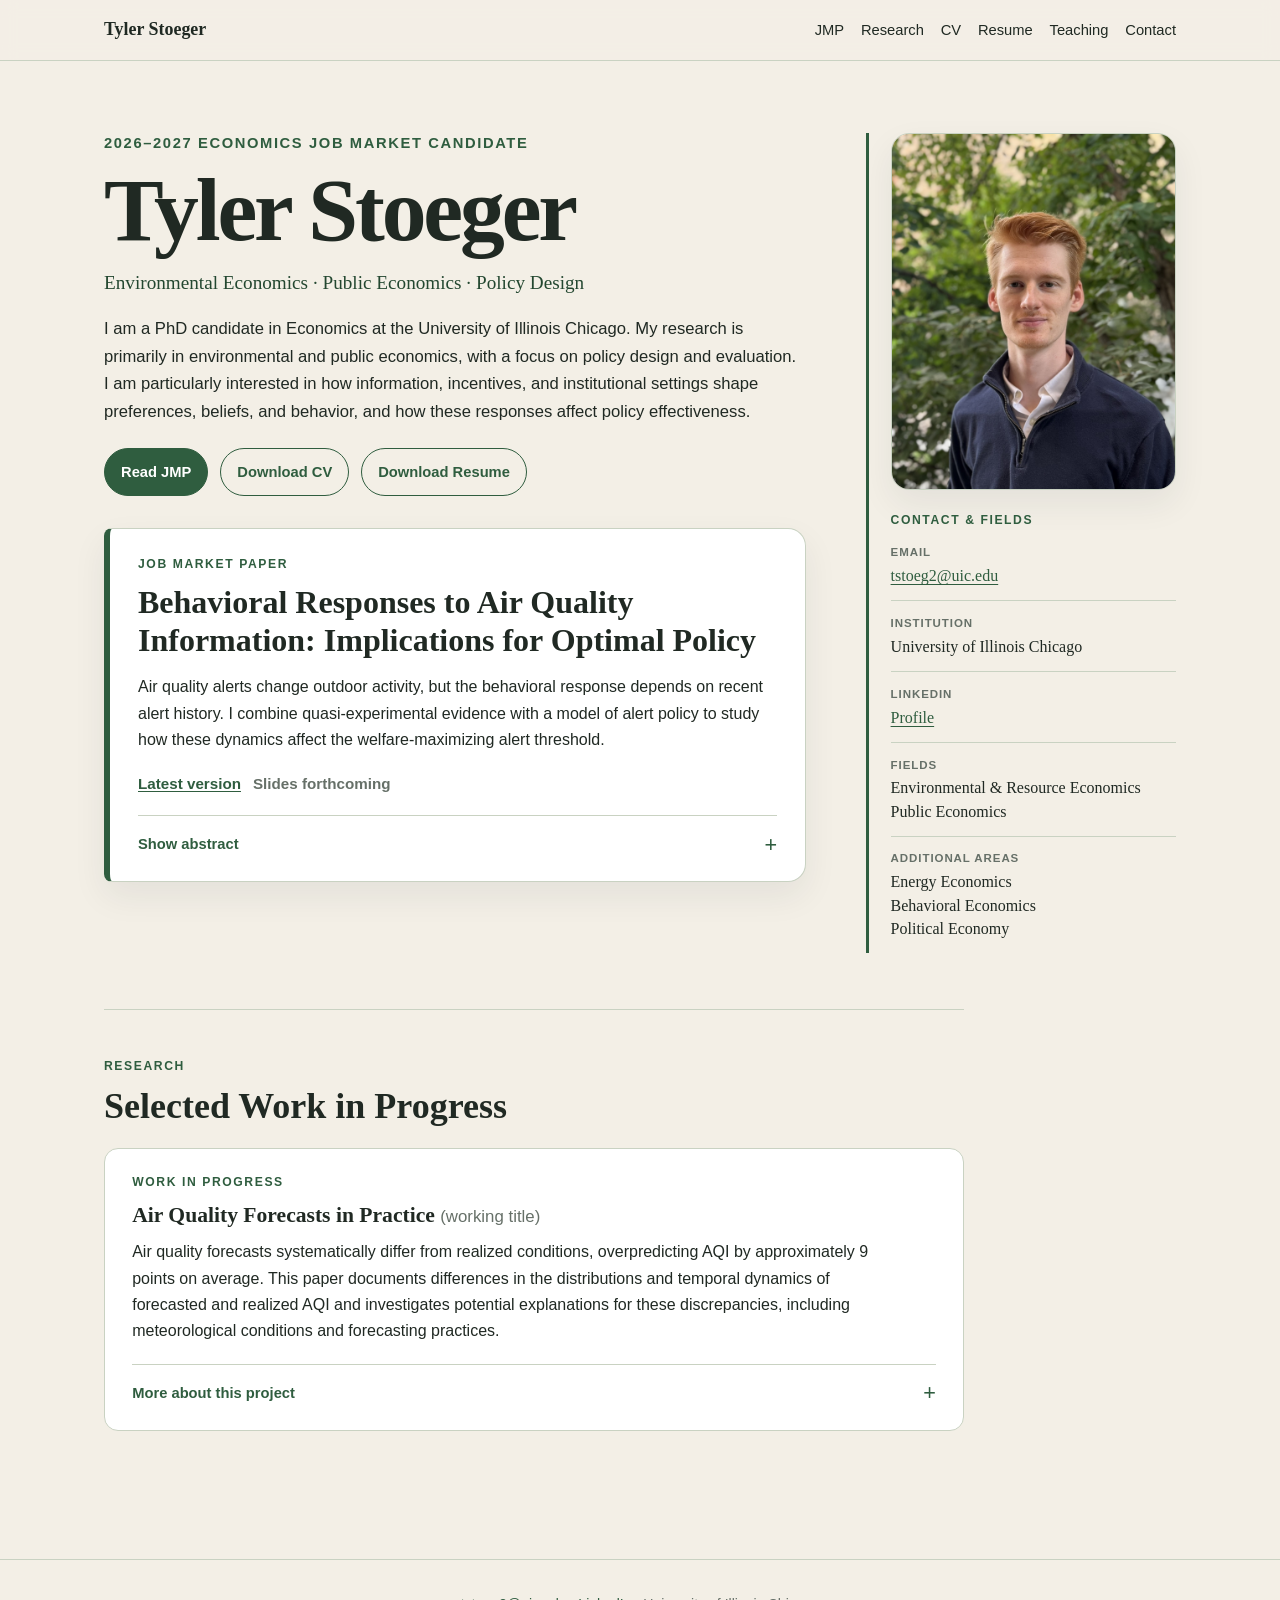
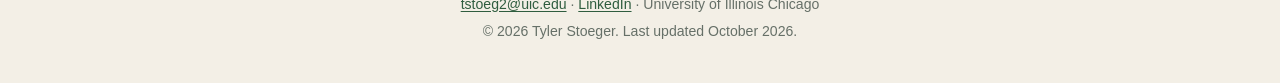
<file: index.html>
<!DOCTYPE html>
<html lang="en">
<head>
  <meta charset="utf-8">
  <meta name="viewport" content="width=device-width, initial-scale=1">

  <title>Tyler Stoeger | Economics Job Market Candidate</title>

  <meta name="description" content="Tyler Stoeger — 2026–2027 Economics Job Market Candidate at the University of Illinois Chicago. Research in environmental and public economics, policy design, and evaluation.">
  <link rel="canonical" href="https://tylerstoeger.com/">
  <link rel="icon" type="image/png" href="/assets/images/favicon.png">

  <meta property="og:type" content="website">
  <meta property="og:site_name" content="Tyler Stoeger">
  <meta property="og:title" content="Tyler Stoeger | Economics Job Market Candidate">
  <meta property="og:description" content="2026–2027 Economics Job Market Candidate at the University of Illinois Chicago. Research in environmental and public economics, policy design, and evaluation.">
  <meta property="og:url" content="https://tylerstoeger.com/">
  <meta property="og:image" content="https://tylerstoeger.com/assets/images/og-image-v2.png">
  <meta property="og:image:secure_url" content="https://tylerstoeger.com/assets/images/og-image-v2.png">
  <meta property="og:image:type" content="image/png">
  <meta property="og:image:width" content="1200">
  <meta property="og:image:height" content="630">
  <meta property="og:image:alt" content="Tyler Stoeger headshot and TS monogram">

  <meta name="twitter:card" content="summary_large_image">
  <meta name="twitter:title" content="Tyler Stoeger | Economics Job Market Candidate">
  <meta name="twitter:description" content="2026–2027 Economics Job Market Candidate at the University of Illinois Chicago. Research in environmental and public economics, policy design, and evaluation.">
  <meta name="twitter:image" content="https://tylerstoeger.com/assets/images/og-image-v2.png">
  <meta name="twitter:image:alt" content="Tyler Stoeger headshot and TS monogram">


  <!-- Structured data: helps search engines identify this page as Tyler Stoeger's profile -->
  <script type="application/ld+json">
  {
    "@context": "https://schema.org",
    "@type": "ProfilePage",
    "@id": "https://tylerstoeger.com/#profile",
    "url": "https://tylerstoeger.com/",
    "name": "Tyler Stoeger | Economics Job Market Candidate",
    "mainEntity": {
      "@type": "Person",
      "@id": "https://tylerstoeger.com/#tyler-stoeger",
      "name": "Tyler Stoeger",
      "url": "https://tylerstoeger.com/",
      "image": "https://tylerstoeger.com/assets/images/headshot_cropped2.JPEG",
      "jobTitle": "PhD Candidate in Economics",
      "affiliation": {
        "@type": "CollegeOrUniversity",
        "name": "University of Illinois Chicago",
        "url": "https://www.uic.edu/"
      },
      "sameAs": [
        "https://www.linkedin.com/in/tyler-stoeger"
      ],
      "knowsAbout": [
        "Environmental and Resource Economics",
        "Public Economics",
        "Energy Economics",
        "Behavioral Economics",
        "Political Economy",
        "Policy Design",
        "Policy Evaluation"
      ]
    }
  }
  </script>

  <link rel="stylesheet" href="/styles.css">

  <style>
    .market-status {
      margin-bottom: 0.8rem;
      font-size: 0.92rem;
      letter-spacing: 0.11em;
    }
  </style>
</head>

<body>
  <header class="site-header">
    <nav class="nav" aria-label="Primary navigation">
      <a class="brand" href="/">Tyler Stoeger</a>

      <div class="nav-links">
        <a href="/#jmp">JMP</a>
        <a href="/#research">Research</a>
        <a href="/assets/docs/Tyler_Stoeger_CV.pdf" target="_blank" rel="noopener noreferrer">CV</a>
        <a href="/assets/docs/Tyler_Stoeger_Resume.pdf" target="_blank" rel="noopener noreferrer">Resume</a>
        <a href="/teaching/">Teaching</a>
        <a href="/#contact">Contact</a>
      </div>
    </nav>
  </header>

  <main>
    <section class="hero">
      <div class="hero-main">
        <p class="eyebrow market-status">2026–2027 Economics Job Market Candidate</p>

        <h1>Tyler Stoeger</h1>

        <p class="subtitle">
          Environmental Economics · Public Economics · Policy Design
        </p>

        <p class="body-copy hero-bio">
          I am a PhD candidate in Economics at the University of Illinois Chicago.
          My research is primarily in environmental and public economics, with a
          focus on policy design and evaluation. I am particularly interested in
          how information, incentives, and institutional settings shape preferences,
          beliefs, and behavior, and how these responses affect policy effectiveness.
        </p>

        <div class="button-row hero-buttons">
          <a class="button primary" href="/assets/docs/Tyler_Stoeger_JMP.pdf" target="_blank" rel="noopener noreferrer">Read JMP</a>
          <a class="button" href="/assets/docs/Tyler_Stoeger_CV.pdf" target="_blank" rel="noopener noreferrer">Download CV</a>
          <a class="button" href="/assets/docs/Tyler_Stoeger_Resume.pdf" target="_blank" rel="noopener noreferrer">Download Resume</a>
        </div>

        <article class="featured-paper" id="jmp">
          <p class="paper-label">Job Market Paper</p>

          <h2>Behavioral Responses to Air Quality Information: Implications for Optimal Policy</h2>

          <p class="paper-summary">
            Air quality alerts change outdoor activity, but the behavioral response
            depends on recent alert history. I combine quasi-experimental evidence
            with a model of alert policy to study how these dynamics affect the
            welfare-maximizing alert threshold.
          </p>

          <div class="link-row">
            <a href="/assets/docs/Tyler_Stoeger_JMP.pdf" target="_blank" rel="noopener noreferrer">Latest version</a>
            <span class="disabled-link">Slides forthcoming</span>
          </div>

          <details class="abstract-details">
            <summary>
              <span class="summary-show">Show abstract</span>
              <span class="summary-hide">Hide abstract</span>
            </summary>

            <div class="abstract-text">
              <p>
                Air quality alerts can improve welfare by helping individuals avoid pollution exposure. 
                However, lowering the alert threshold creates a tradeoff: issuing more warnings can encourage 
                avoidance on additional days, but may also change the effectiveness of subsequent alerts. 
                I develop a model of optimal air quality alert policy that accounts for these history-dependent behavioral responses. 
                Determining the optimal threshold requires understanding both how alerts affect outdoor activity and how responsiveness varies with recent alert exposure. 
                I estimate these effects using a fuzzy regression discontinuity design that exploits the jump in alert issuance at a forecasted air quality index (AQI) of 101, 
                combining a panel of air quality forecasts, alert issuances, and high-frequency foot traffic data from six U.S. metropolitan areas. 
                Near the threshold, receiving an alert reduces daily visits to outdoor recreational points of interest by approximately 9 percent. 
                However, the effect depends strongly on recent alert history. There is no detectable response when no alerts have occurred in the previous seven days; 
                alerts reduce visits by roughly 16 percent following one or two recent alerts, but the effect attenuates after three or more alerts. 
                I then use these estimates to calibrate the model and conduct counterfactual simulations using data from New York City. 
                The simulations place the welfare-maximizing alert threshold at an AQI of approximately 80, below the current threshold of 101. 
                These results show that optimal warning policy depends not only on the risks communicated by alerts, but also on how repeated warnings shape the effectiveness of subsequent alerts.
              </p>
            </div>
          </details>
        </article>
      </div>

      <aside class="profile-rail" id="contact">
        <img class="headshot" src="/assets/images/headshot_cropped2.JPEG" alt="Tyler Stoeger">

        <div class="profile-meta">
          <p class="rail-heading">Contact &amp; Fields</p>

          <dl class="contact-list">
            <div>
              <dt>Email</dt>
              <dd><a href="mailto:tstoeg2@uic.edu" target="_blank" rel="noopener noreferrer">tstoeg2@uic.edu</a></dd>
            </div>

            <div>
              <dt>Institution</dt>
              <dd>University of Illinois Chicago</dd>
            </div>

            <div>
              <dt>LinkedIn</dt>
              <dd>
                <a href="https://www.linkedin.com/in/tyler-stoeger" target="_blank" rel="noopener noreferrer">Profile</a>
              </dd>
            </div>

            <div>
              <dt>Fields</dt>
              <dd>
                Environmental &amp; Resource Economics<br>
                Public Economics
              </dd>
            </div>

            <div>
              <dt>Additional Areas</dt>
              <dd>
                Energy Economics<br>
                Behavioral Economics<br>
                Political Economy
              </dd>
            </div>
          </dl>
        </div>
      </aside>
    </section>

    <section class="section research-section" id="research">
      <div class="section-heading">
        <p class="eyebrow">Research</p>
        <h2>Selected Work in Progress</h2>
      </div>

      <article class="paper-card">
        <p class="paper-label">Work in Progress</p>

        <h3>
          Air Quality Forecasts in Practice
          <span class="working-title">(working title)</span>
        </h3>

        <p class="paper-summary">
          Air quality forecasts systematically differ from realized conditions, overpredicting AQI by approximately 9 points on average. 
          This paper documents differences in the distributions and temporal dynamics of forecasted and realized AQI and investigates 
          potential explanations for these discrepancies, including meteorological conditions and forecasting practices.
        </p>

        <details class="abstract-details">
          <summary>
            <span class="summary-show">More about this project</span>
            <span class="summary-hide">Hide project details</span>
          </summary>

          <div class="abstract-text">
            <p>
              Air quality forecasts play an important role in communicating pollution risks to the public and informing decisions about outdoor activity. 
              However, forecasted air quality may differ systematically from realized conditions. This paper examines the relationship between forecasted 
              and realized Air Quality Index (AQI) values, with the objectives of documenting these differences and investigating their potential sources. 
              Using daily air quality forecasts and observed AQI across U.S. metropolitan areas, I compare the distributions and temporal dynamics of forecasted 
              and realized air quality. Preliminary descriptive results suggest that forecasts systematically overpredict realized AQI, with an average forecast 
              error of approximately 9 AQI points. Additionally, the conditional distribution of realized AQI exhibits substantial dispersion, particularly at 
              higher forecast levels. Forecasted and realized AQI also exhibit different patterns of serial correlation. The paper seeks to identify potential 
              explanations for these differences, including meteorological conditions and features of the forecasting process. Understanding these discrepancies 
              has implications for evaluating air quality forecasts and the effectiveness of forecast-based public health alerts.
            </p>
          </div>
        </details>
      </article>
    </section>
  </main>

  <footer class="footer">
    <p>
      <a href="mailto:tstoeg2@uic.edu" target="_blank" rel="noopener noreferrer">tstoeg2@uic.edu</a>
      <span aria-hidden="true"> · </span>
      <a href="https://www.linkedin.com/in/tyler-stoeger" target="_blank" rel="noopener noreferrer">LinkedIn</a>
      <span aria-hidden="true"> · </span>
      University of Illinois Chicago
    </p>

    <p>© 2026 Tyler Stoeger. Last updated October 2026.</p>
  </footer>
</body>
</html>
</file>
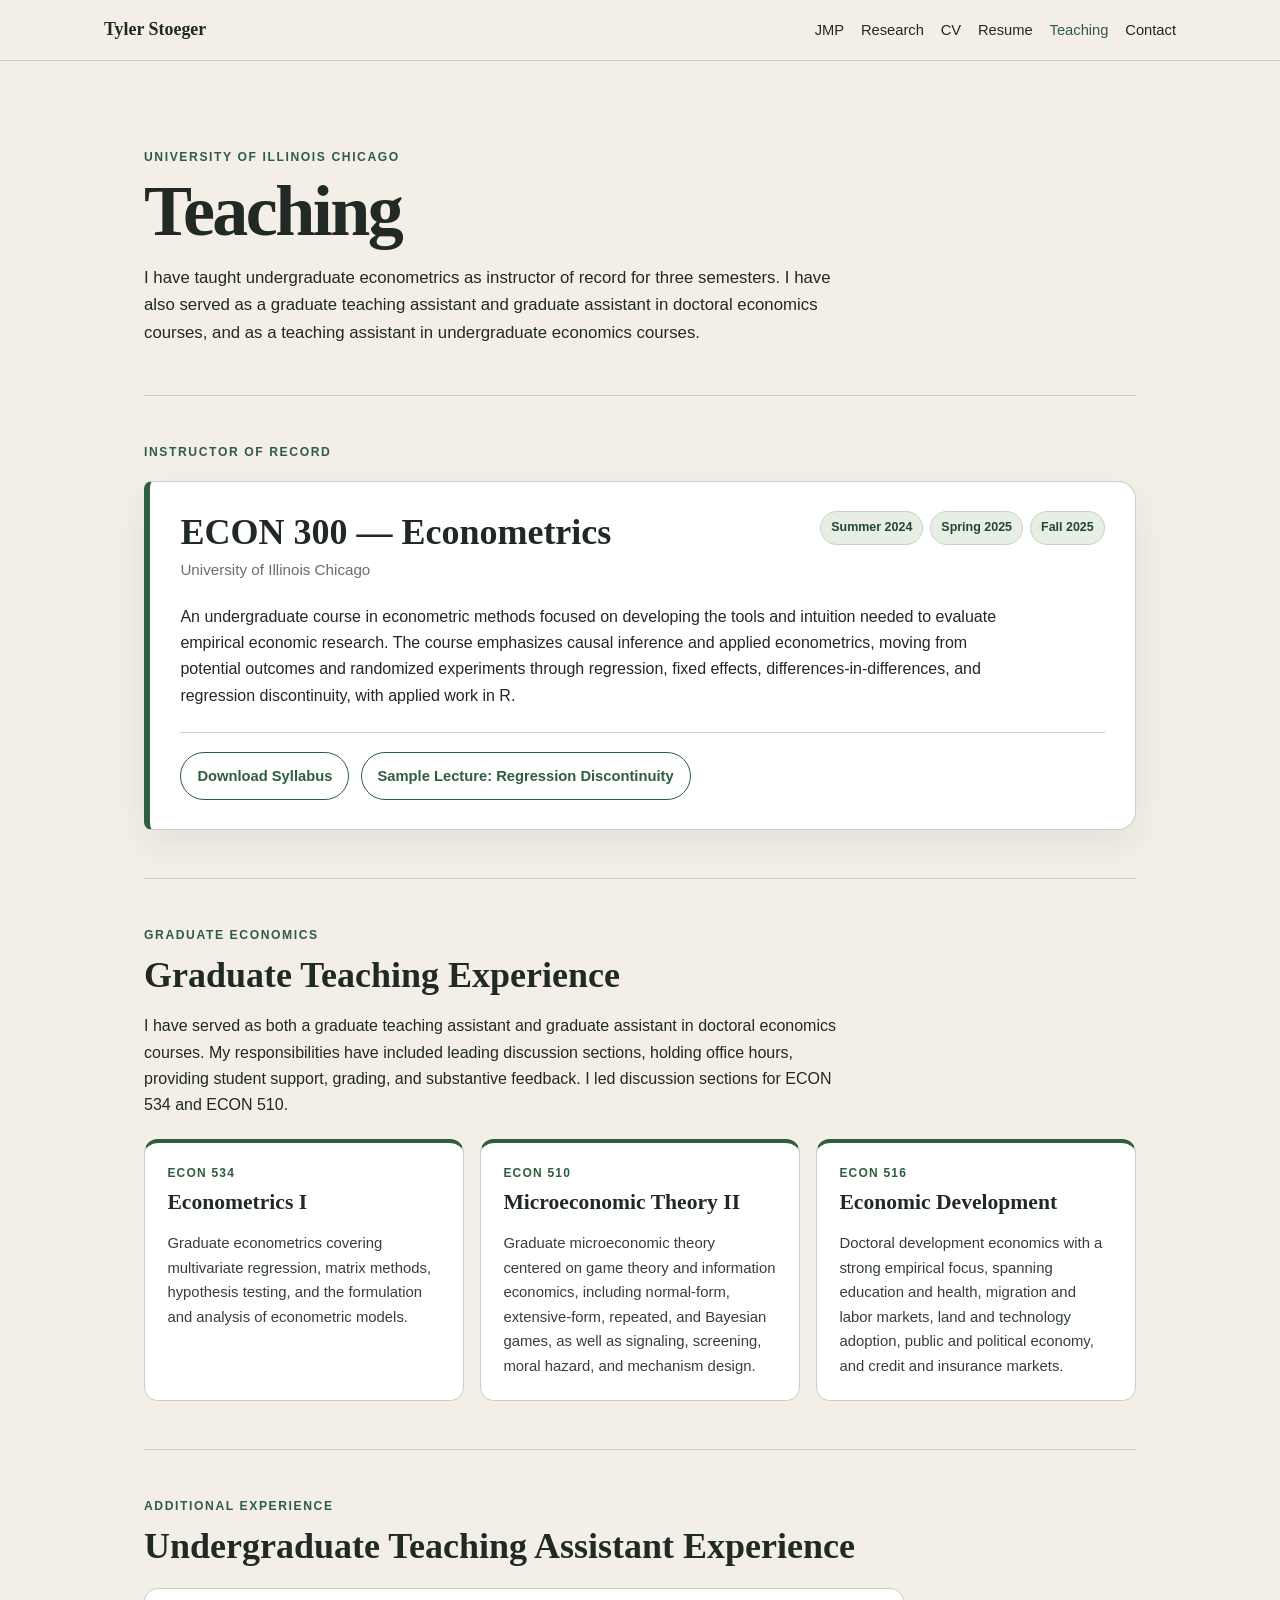
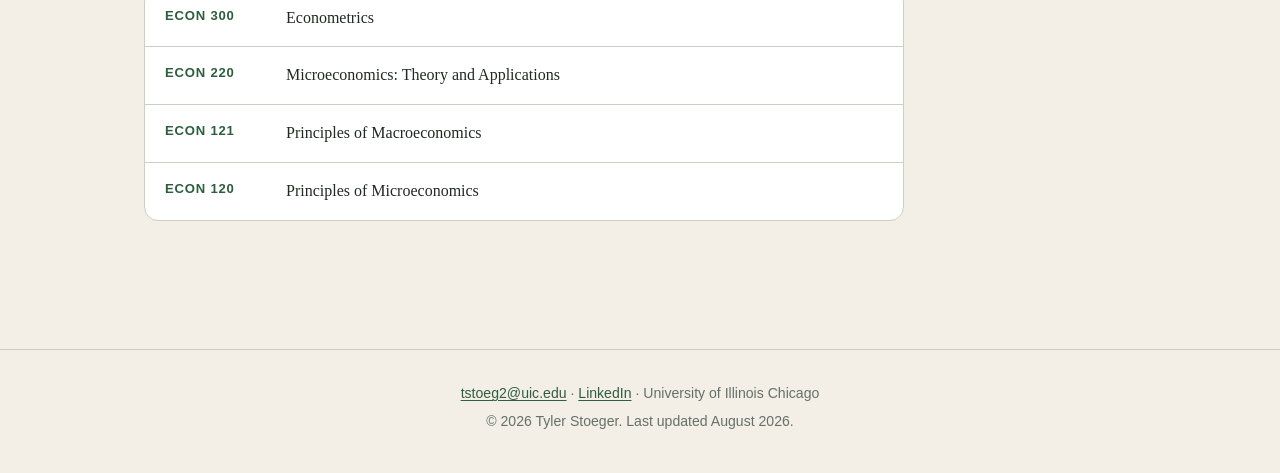
<file: teaching/index.html>
<!DOCTYPE html>
<html lang="en">
<head>
  <meta charset="utf-8">
  <meta name="viewport" content="width=device-width, initial-scale=1">

  <!-- Basic page metadata -->
  <title>Teaching | Tyler Stoeger</title>

  <meta
    name="description"
    content="Teaching experience and materials for Tyler Stoeger, Economics PhD Candidate at the University of Illinois Chicago."
  >

  <link rel="canonical" href="https://tylerstoeger.com/teaching/">

  <!-- Favicon -->
  <link
    rel="icon"
    type="image/png"
    href="/assets/images/favicon.png"
  >

  <!-- Open Graph -->
  <meta property="og:type" content="website">
  <meta property="og:site_name" content="Tyler Stoeger">

  <meta
    property="og:title"
    content="Teaching | Tyler Stoeger"
  >

  <meta
    property="og:description"
    content="Teaching experience and materials for Tyler Stoeger, Economics PhD Candidate at the University of Illinois Chicago."
  >

  <meta
    property="og:url"
    content="https://tylerstoeger.com/teaching/"
  >

  <meta
    property="og:image"
    content="https://tylerstoeger.com/assets/images/og-image.png"
  >

  <meta
    property="og:image:secure_url"
    content="https://tylerstoeger.com/assets/images/og-image.png"
  >

  <meta
    property="og:image:type"
    content="image/png"
  >

  <meta
    property="og:image:width"
    content="1200"
  >

  <meta
    property="og:image:height"
    content="630"
  >

  <meta
    property="og:image:alt"
    content="Tyler Stoeger headshot and TS monogram"
  >

  <!-- Twitter / X -->
  <meta
    name="twitter:card"
    content="summary_large_image"
  >

  <meta
    name="twitter:title"
    content="Teaching | Tyler Stoeger"
  >

  <meta
    name="twitter:description"
    content="Teaching experience and materials for Tyler Stoeger."
  >

  <meta
    name="twitter:image"
    content="https://tylerstoeger.com/assets/images/og-image.png"
  >

  <meta
    name="twitter:image:alt"
    content="Tyler Stoeger headshot and TS monogram"
  >

  <!-- Site stylesheet -->
  <link rel="stylesheet" href="/styles.css">
</head>

<body>
  <header class="site-header">
    <nav class="nav" aria-label="Primary navigation">
      <a class="brand" href="/">Tyler Stoeger</a>

      <div class="nav-links">
        <a href="/#jmp">JMP</a>
        <a href="/#research">Research</a>
        <a href="/assets/docs/Tyler_Stoeger_CV.pdf" target="_blank" rel="noopener noreferrer">CV</a>
        <a href="/assets/docs/Tyler_Stoeger_Resume.pdf" target="_blank" rel="noopener noreferrer">Resume</a>
        <a class="active" href="/teaching/">Teaching</a>
        <a href="/#contact">Contact</a>
      </div>
    </nav>
  </header>

  <main class="teaching-main">
    <section class="page-intro teaching-intro">
      <p class="eyebrow">University of Illinois Chicago</p>
      <h1>Teaching</h1>

      <p class="body-copy">
        I have taught undergraduate econometrics as instructor of record for three
        semesters. I have also served as a graduate teaching assistant and graduate
        assistant in doctoral economics courses, and as a teaching assistant in
        undergraduate economics courses.
      </p>
    </section>

    <section class="section teaching-section">
      <div class="section-heading">
        <p class="eyebrow">Instructor of Record</p>
      </div>

      <article class="featured-course">
        <div class="course-heading-row">
          <div>
            <h2>ECON 300 — Econometrics</h2>
            <p class="course-institution">University of Illinois Chicago</p>
          </div>

          <div class="term-list" aria-label="Semesters taught">
            <span>Summer 2024</span>
            <span>Spring 2025</span>
            <span>Fall 2025</span>
          </div>
        </div>

        <p class="course-description">
          An undergraduate course in econometric methods focused on developing the
          tools and intuition needed to evaluate empirical economic research. The
          course emphasizes causal inference and applied econometrics, moving from
          potential outcomes and randomized experiments through regression,
          fixed effects, differences-in-differences, and regression discontinuity,
          with applied work in R.
        </p>

        <div class="materials-row" aria-label="ECON 300 teaching materials">
          <a
            class="button"
            href="/assets/docs/teaching/ECON300_Syllabus.pdf"
            target="_blank"
            rel="noopener noreferrer"
          >Download Syllabus</a>

          <a
            class="button"
            href="/assets/docs/teaching/ECON300_Sample_Lecture_Regression_Discontinuity.pdf"
            target="_blank"
            rel="noopener noreferrer"
          >Sample Lecture: Regression Discontinuity</a>
        </div>
      </article>
    </section>

    <section class="section teaching-section">
      <div class="section-heading">
        <p class="eyebrow">Graduate Economics</p>
        <h2>Graduate Teaching Experience</h2>
        <p class="body-copy">
          I have served as both a graduate teaching assistant and graduate assistant
          in doctoral economics courses. My responsibilities have included leading
          discussion sections, holding office hours, providing student support, grading,
          and substantive feedback. I led discussion sections for ECON 534 and ECON 510.
        </p>
      </div>

      <div class="experience-grid">
        <article class="experience-card graduate">
          <p class="course-number">ECON 534</p>
          <h3>Econometrics I</h3>
          <p>
            Graduate econometrics covering multivariate regression, matrix methods,
            hypothesis testing, and the formulation and analysis of econometric models.
          </p>
        </article>

        <article class="experience-card graduate">
          <p class="course-number">ECON 510</p>
          <h3>Microeconomic Theory II</h3>
          <p>
            Graduate microeconomic theory centered on game theory and information
            economics, including normal-form, extensive-form, repeated, and Bayesian
            games, as well as signaling, screening, moral hazard, and mechanism design.
          </p>
        </article>

        <article class="experience-card graduate">
          <p class="course-number">ECON 516</p>
          <h3>Economic Development</h3>
          <p>
            Doctoral development economics with a strong empirical focus, spanning
            education and health, migration and labor markets, land and technology
            adoption, public and political economy, and credit and insurance markets.
          </p>
        </article>
      </div>
    </section>

    <section class="section teaching-section">
      <div class="section-heading">
        <p class="eyebrow">Additional Experience</p>
        <h2>Undergraduate Teaching Assistant Experience</h2>
      </div>

      <div class="compact-course-list">
        <div class="compact-course">
          <span class="compact-course-number">ECON 300</span>
          <span class="compact-course-title">Econometrics</span>
        </div>

        <div class="compact-course">
          <span class="compact-course-number">ECON 220</span>
          <span class="compact-course-title">Microeconomics: Theory and Applications</span>
        </div>

        <div class="compact-course">
          <span class="compact-course-number">ECON 121</span>
          <span class="compact-course-title">Principles of Macroeconomics</span>
        </div>

        <div class="compact-course">
          <span class="compact-course-number">ECON 120</span>
          <span class="compact-course-title">Principles of Microeconomics</span>
        </div>
      </div>
    </section>
  </main>

  <footer class="footer">
    <p>
      <a href="mailto:tstoeg2@uic.edu" target="_blank" rel="noopener noreferrer">tstoeg2@uic.edu</a>
      <span aria-hidden="true"> · </span>

      <a
        href="https://www.linkedin.com/in/tyler-stoeger"
        target="_blank"
        rel="noopener noreferrer"
      >LinkedIn</a>

      <span aria-hidden="true"> · </span>
      University of Illinois Chicago
    </p>

    <p>© 2026 Tyler Stoeger. Last updated August 2026.</p>
  </footer>
</body>
</html>
</file>
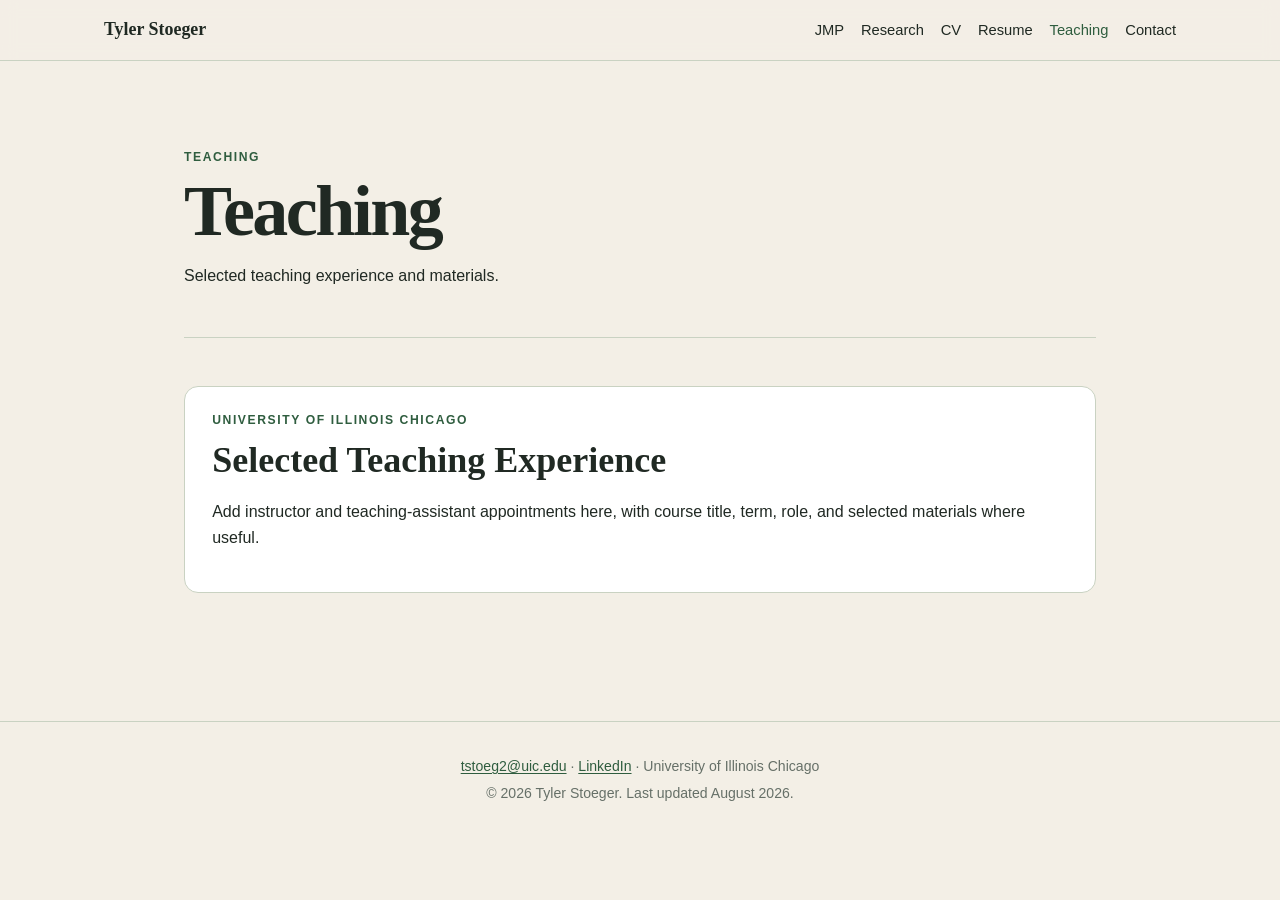
<file: teaching.html>
<!DOCTYPE html>
<html lang="en">
<head>
  <meta charset="utf-8">
  <meta name="viewport" content="width=device-width, initial-scale=1">

  <!-- Basic page metadata -->
  <title>Teaching | Tyler Stoeger</title>

  <meta
    name="description"
    content="Teaching experience and materials for Tyler Stoeger, Economics PhD Candidate at the University of Illinois Chicago."
  >

  <link rel="canonical" href="https://tylerstoeger.com/teaching.html">

  <!-- Favicon -->
  <link
    rel="icon"
    type="image/png"
    href="/assets/images/favicon.png"
  >

  <!-- Open Graph -->
  <meta property="og:type" content="website">
  <meta property="og:site_name" content="Tyler Stoeger">

  <meta
    property="og:title"
    content="Teaching | Tyler Stoeger"
  >

  <meta
    property="og:description"
    content="Teaching experience and materials for Tyler Stoeger, Economics PhD Candidate at the University of Illinois Chicago."
  >

  <meta
    property="og:url"
    content="https://tylerstoeger.com/teaching.html"
  >

  <meta
    property="og:image"
    content="https://tylerstoeger.com/assets/images/og-image.png"
  >

  <meta
    property="og:image:secure_url"
    content="https://tylerstoeger.com/assets/images/og-image.png"
  >

  <meta
    property="og:image:type"
    content="image/png"
  >

  <meta
    property="og:image:width"
    content="1200"
  >

  <meta
    property="og:image:height"
    content="630"
  >

  <meta
    property="og:image:alt"
    content="Tyler Stoeger headshot and TS monogram"
  >

  <!-- Twitter / X -->
  <meta
    name="twitter:card"
    content="summary_large_image"
  >

  <meta
    name="twitter:title"
    content="Teaching | Tyler Stoeger"
  >

  <meta
    name="twitter:description"
    content="Teaching experience and materials for Tyler Stoeger."
  >

  <meta
    name="twitter:image"
    content="https://tylerstoeger.com/assets/images/og-image.png"
  >

  <meta
    name="twitter:image:alt"
    content="Tyler Stoeger headshot and TS monogram"
  >

  <!-- Site stylesheet -->
  <link rel="stylesheet" href="/styles.css">
</head>

<body>
  <header class="site-header">
    <nav class="nav" aria-label="Primary navigation">
      <a class="brand" href="/">Tyler Stoeger</a>

      <div class="nav-links">
        <a href="/#jmp">JMP</a>
        <a href="/#research">Research</a>
        <a href="/assets/docs/Tyler_Stoeger_CV.pdf" target="_blank" rel="noopener noreferrer">CV</a>
        <a href="/assets/docs/Tyler_Stoeger_Resume.pdf" target="_blank" rel="noopener noreferrer">Resume</a>
        <a class="active" href="/teaching.html">Teaching</a>
        <a href="/#contact">Contact</a>
      </div>
    </nav>
  </header>

  <main class="subpage-main">
    <section class="page-intro">
      <p class="eyebrow">Teaching</p>
      <h1>Teaching</h1>

      <p class="body-copy">
        Selected teaching experience and materials.
      </p>
    </section>

    <section class="section">
      <article class="teaching-card">
        <p class="paper-label">University of Illinois Chicago</p>

        <h2>Selected Teaching Experience</h2>

        <p>
          Add instructor and teaching-assistant appointments here, with course title,
          term, role, and selected materials where useful.
        </p>
      </article>
    </section>
  </main>

  <footer class="footer">
    <p>
      <a href="mailto:tstoeg2@uic.edu">tstoeg2@uic.edu</a>
      <span aria-hidden="true"> · </span>

      <a
        href="https://www.linkedin.com/in/tyler-stoeger"
        target="_blank"
        rel="noopener noreferrer"
      >LinkedIn</a>

      <span aria-hidden="true"> · </span>
      University of Illinois Chicago
    </p>

    <p>© 2026 Tyler Stoeger. Last updated August 2026.</p>
  </footer>
</body>
</html>
</file>
<file: styles.css>
:root {
  --bg: #f3efe6;
  --panel: #ffffff;
  --text: #202923;
  --muted: #667068;
  --border: #c9d2c2;
  --accent: #2f5d3f;
  --accent-dark: #234730;
  --accent-light: #e7efe5;
  --shadow: 0 14px 34px rgba(31, 41, 51, 0.07);
}

* {
  box-sizing: border-box;
}

html {
  scroll-behavior: smooth;
}

body {
  margin: 0;
  color: var(--text);
  background: var(--bg);
  font-family: -apple-system, BlinkMacSystemFont, "Segoe UI", Roboto, Helvetica, Arial, sans-serif;
  line-height: 1.65;
}

a {
  color: var(--accent);
  text-underline-offset: 0.16em;
}

a:hover {
  color: var(--accent-dark);
}

.site-header {
  position: sticky;
  top: 0;
  z-index: 10;
  background: rgba(243, 239, 230, 0.94);
  border-bottom: 1px solid var(--border);
  backdrop-filter: blur(8px);
}

.nav {
  max-width: 1120px;
  margin: 0 auto;
  padding: 0.95rem 1.5rem;
  display: flex;
  justify-content: space-between;
  align-items: center;
  gap: 1.25rem;
}

.brand,
h1,
h2,
h3 {
  font-family: "Iowan Old Style", "Palatino Linotype", "Book Antiqua", Palatino, Georgia, serif;
}

.brand {
  color: var(--text);
  font-size: 1.12rem;
  font-weight: 700;
  text-decoration: none;
}

.nav-links {
  display: flex;
  flex-wrap: wrap;
  align-items: center;
  gap: 1.05rem;
}

.nav-links a {
  color: var(--text);
  font-size: 0.92rem;
  text-decoration: none;
}

.nav-links a:hover,
.nav-links a.active {
  color: var(--accent);
}

main {
  max-width: 1120px;
  margin: 0 auto;
  padding: 3rem 1.5rem 5rem;
}

.hero {
  display: grid;
  grid-template-columns: minmax(0, 1fr) 310px;
  gap: 3.75rem;
  align-items: start;
  padding: 1.5rem 0 3.5rem;
}

.hero-main {
  min-width: 0;
}

.eyebrow,
.paper-label,
.rail-heading {
  margin: 0 0 0.65rem;
  color: var(--accent);
  font-size: 0.76rem;
  font-weight: 700;
  letter-spacing: 0.13em;
  line-height: 1.4;
  text-transform: uppercase;
}

h1 {
  margin: 0 0 0.8rem;
  font-size: clamp(3rem, 7vw, 5.7rem);
  font-weight: 700;
  letter-spacing: -0.035em;
  line-height: 0.98;
}

h2 {
  margin: 0 0 0.85rem;
  font-size: clamp(1.65rem, 3vw, 2.25rem);
  line-height: 1.2;
}

h3 {
  margin: 0.15rem 0 0.6rem;
  font-size: 1.35rem;
  line-height: 1.3;
}

.subtitle {
  margin: 0 0 1rem;
  color: var(--accent-dark);
  font-family: "Iowan Old Style", "Palatino Linotype", "Book Antiqua", Palatino, Georgia, serif;
  font-size: 1.2rem;
}

.body-copy {
  max-width: 700px;
}

.hero-bio {
  margin-bottom: 0;
  font-size: 1.04rem;
}

.button-row,
.link-row {
  display: flex;
  flex-wrap: wrap;
  align-items: center;
  gap: 0.75rem;
}

.hero-buttons {
  margin: 1.45rem 0 2rem;
}

.button {
  display: inline-block;
  padding: 0.68rem 1rem;
  color: var(--accent);
  background: transparent;
  border: 1px solid var(--accent);
  border-radius: 999px;
  font-size: 0.92rem;
  font-weight: 600;
  text-decoration: none;
}

.button:hover {
  color: var(--accent-dark);
  background: var(--accent-light);
}

.button.primary {
  color: #ffffff;
  background: var(--accent);
}

.button.primary:hover {
  color: #ffffff;
  background: var(--accent-dark);
}

.featured-paper {
  position: relative;
  overflow: hidden;
  padding: 1.65rem 1.75rem 1.55rem;
  background: var(--panel);
  border: 1px solid var(--border);
  border-left: 6px solid var(--accent);
  border-radius: 8px 18px 18px 8px;
  box-shadow: var(--shadow);
}

.featured-paper h2 {
  max-width: 760px;
  margin-bottom: 0.9rem;
  font-size: clamp(1.55rem, 3vw, 2rem);
}

.paper-summary {
  max-width: 760px;
  margin: 0;
}

.link-row {
  margin-top: 1.1rem;
  font-size: 0.95rem;
  font-weight: 600;
}

.disabled-link {
  color: var(--muted);
}

.abstract-details {
  margin-top: 1.2rem;
  padding-top: 1rem;
  border-top: 1px solid var(--border);
}

.abstract-details summary {
  display: flex;
  justify-content: space-between;
  align-items: center;
  gap: 1rem;
  color: var(--accent);
  font-size: 0.92rem;
  font-weight: 700;
  cursor: pointer;
  list-style: none;
}

.abstract-details summary::-webkit-details-marker {
  display: none;
}

.abstract-details summary::after {
  content: "+";
  font-size: 1.35rem;
  font-weight: 400;
  line-height: 1;
}

.abstract-details[open] summary::after {
  content: "–";
}

.summary-hide {
  display: none;
}

.abstract-details[open] .summary-show {
  display: none;
}

.abstract-details[open] .summary-hide {
  display: inline;
}

.abstract-text {
  max-width: 800px;
  padding-top: 0.55rem;
  color: #354038;
  font-size: 0.92rem;
  line-height: 1.6;
}

.abstract-text p:last-child {
  margin-bottom: 0;
}

.profile-rail {
  padding-left: 1.35rem;
  border-left: 3px solid var(--accent);
}

.headshot {
  display: block;
  width: 100%;
  aspect-ratio: 4 / 5;
  object-fit: cover;
  object-position: center center;
  border: 1px solid var(--border);
  border-radius: 18px;
  box-shadow: var(--shadow);
}

.profile-meta {
  padding-top: 1.4rem;
}

.rail-heading {
  margin-bottom: 0.9rem;
}

.contact-list {
  margin: 0;
}

.contact-list > div {
  padding: 0.8rem 0;
  border-top: 1px solid var(--border);
}

.contact-list > div:first-child {
  padding-top: 0;
  border-top: 0;
}

.contact-list dt {
  margin-bottom: 0.12rem;
  color: var(--muted);
  font-size: 0.72rem;
  font-weight: 700;
  letter-spacing: 0.08em;
  text-transform: uppercase;
}

.contact-list dd {
  margin: 0;
  font-family: "Iowan Old Style", "Palatino Linotype", "Book Antiqua", Palatino, Georgia, serif;
  font-size: 1rem;
  line-height: 1.45;
}

.section {
  padding: 3rem 0;
  border-top: 1px solid var(--border);
}

.section-heading {
  margin-bottom: 1.25rem;
}

.section-heading h2 {
  margin-bottom: 0;
}

.research-section {
  max-width: 860px;
}

.paper-card,
.teaching-card {
  padding: 1.55rem 1.7rem;
  background: var(--panel);
  border: 1px solid var(--border);
  border-radius: 14px;
}

.paper-card + .paper-card {
  margin-top: 1rem;
}

.working-title {
  color: var(--muted);
  font-family: -apple-system, BlinkMacSystemFont, "Segoe UI", Roboto, Helvetica, Arial, sans-serif;
  font-size: 0.78em;
  font-weight: 500;
}

.subpage-main {
  max-width: 960px;
}

.page-intro {
  padding: 2.5rem 0 2rem;
}

.page-intro h1 {
  font-size: clamp(2.7rem, 6vw, 4.5rem);
}

/* ---------- Teaching page ---------- */

.teaching-main {
  max-width: 1040px;
}

.teaching-intro {
  max-width: 820px;
  padding-bottom: 3rem;
}

.teaching-intro .body-copy {
  margin-bottom: 0;
  font-size: 1.05rem;
}

.teaching-section {
  padding: 3rem 0;
}

.featured-course {
  padding: 1.8rem 1.9rem;
  background: var(--panel);
  border: 1px solid var(--border);
  border-left: 6px solid var(--accent);
  border-radius: 8px 18px 18px 8px;
  box-shadow: var(--shadow);
}

.course-heading-row {
  display: flex;
  justify-content: space-between;
  align-items: flex-start;
  gap: 2rem;
}

.featured-course h2 {
  margin-bottom: 0.2rem;
}

.course-institution {
  margin: 0;
  color: var(--muted);
  font-size: 0.95rem;
}

.term-list {
  display: flex;
  flex-wrap: wrap;
  justify-content: flex-end;
  gap: 0.45rem;
  max-width: 330px;
}

.term-list span {
  padding: 0.36rem 0.62rem;
  color: var(--accent-dark);
  background: var(--accent-light);
  border: 1px solid var(--border);
  border-radius: 999px;
  font-size: 0.78rem;
  font-weight: 650;
  white-space: nowrap;
}

.course-description {
  max-width: 850px;
  margin: 1.35rem 0 0;
}

.materials-row {
  display: flex;
  flex-wrap: wrap;
  gap: 0.7rem;
  margin-top: 1.4rem;
  padding-top: 1.2rem;
  border-top: 1px solid var(--border);
}

.experience-grid {
  display: grid;
  grid-template-columns: repeat(3, minmax(0, 1fr));
  gap: 1rem;
}

.experience-card {
  min-height: 100%;
  padding: 1.35rem 1.4rem;
  background: var(--panel);
  border: 1px solid var(--border);
  border-radius: 14px;
}

.experience-card.graduate {
  border-top: 4px solid var(--accent);
}

.course-number {
  margin: 0 0 0.25rem;
  color: var(--accent);
  font-size: 0.75rem;
  font-weight: 800;
  letter-spacing: 0.1em;
  text-transform: uppercase;
}

.experience-card h3 {
  margin-top: 0;
}

.experience-card p:last-child {
  margin-bottom: 0;
  color: #354038;
  font-size: 0.93rem;
}

.compact-course-list {
  max-width: 760px;
  background: var(--panel);
  border: 1px solid var(--border);
  border-radius: 14px;
  overflow: hidden;
}

.compact-course {
  display: grid;
  grid-template-columns: 105px 1fr;
  gap: 1rem;
  padding: 0.95rem 1.25rem;
  border-top: 1px solid var(--border);
}

.compact-course:first-child {
  border-top: 0;
}

.compact-course-number {
  color: var(--accent);
  font-size: 0.82rem;
  font-weight: 800;
  letter-spacing: 0.06em;
}

.compact-course-title {
  font-family: "Iowan Old Style", "Palatino Linotype", "Book Antiqua", Palatino, Georgia, serif;
  font-size: 1rem;
}

.footer {
  padding: 1.8rem 1.5rem 2.25rem;
  color: var(--muted);
  border-top: 1px solid var(--border);
  text-align: center;
  font-size: 0.88rem;
}

.footer p {
  margin: 0.25rem 0;
}

@media (max-width: 820px) {
  .nav {
    align-items: flex-start;
    flex-direction: column;
  }

  .hero {
    grid-template-columns: 1fr;
    gap: 2.5rem;
  }

  .profile-rail {
    max-width: 420px;
    padding-top: 1.4rem;
    padding-left: 0;
    border-top: 3px solid var(--accent);
    border-left: 0;
  }

  .headshot {
    width: min(100%, 360px);
  }

  .course-heading-row {
    flex-direction: column;
    gap: 1rem;
  }

  .term-list {
    justify-content: flex-start;
    max-width: none;
  }

  .experience-grid {
    grid-template-columns: 1fr;
  }
}

@media (max-width: 560px) {
  main {
    padding-right: 1rem;
    padding-left: 1rem;
  }

  .nav {
    padding-right: 1rem;
    padding-left: 1rem;
  }

  .nav-links {
    gap: 0.75rem 0.9rem;
  }

  .featured-paper,
  .paper-card,
  .teaching-card,
  .featured-course,
  .experience-card {
    padding: 1.25rem;
  }

  .compact-course {
    grid-template-columns: 1fr;
    gap: 0.2rem;
  }
}
</file>
